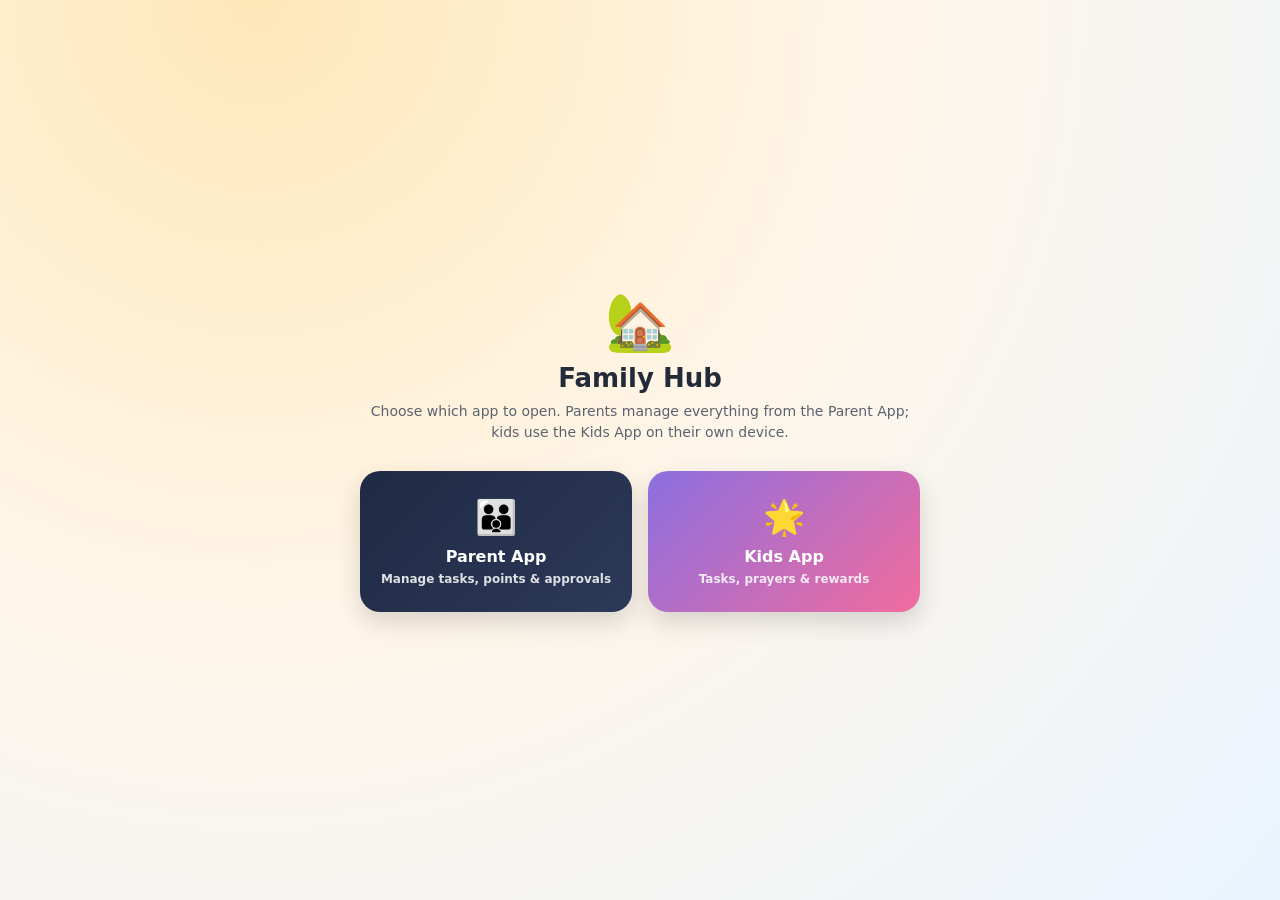
<file: index.html>
<!DOCTYPE html>
<html lang="en">
<head>
<meta charset="UTF-8" />
<meta name="viewport" content="width=device-width, initial-scale=1" />
<title>Family Hub</title>
<style>
  :root { --navy: #1F2A44; --marigold: #F2A93B; --grape: #8C6FE0; --pink: #F16C9E; }
  * { box-sizing: border-box; }
  html, body { margin: 0; height: 100%; font-family: -apple-system, "Segoe UI", Roboto, system-ui, sans-serif; }
  body {
    display: flex; align-items: center; justify-content: center; min-height: 100vh; padding: 24px;
    background: radial-gradient(circle at 20% 0%, #FFE7B8 0%, #FFF6E9 45%, #EAF4FF 100%); color: #232B3A;
  }
  .wrap { max-width: 560px; text-align: center; }
  .mark { font-size: 56px; margin-bottom: 8px; }
  h1 { font-size: 26px; font-weight: 800; margin: 0 0 8px; }
  p { color: #5B6270; font-size: 14px; margin: 0 0 28px; line-height: 1.5; }
  .cards { display: flex; gap: 16px; flex-wrap: wrap; justify-content: center; }
  a.card {
    flex: 1; min-width: 200px; text-decoration: none; color: #fff; border-radius: 20px; padding: 26px 20px;
    font-weight: 800; font-size: 16px; box-shadow: 0 10px 26px rgba(0,0,0,0.15); display: block;
  }
  a.card .emoji { font-size: 34px; display: block; margin-bottom: 10px; }
  a.card.parent { background: linear-gradient(135deg, var(--navy), #2C3958); }
  a.card.kids { background: linear-gradient(135deg, var(--grape), var(--pink)); }
  a.card .sub { display: block; font-size: 12px; font-weight: 600; opacity: 0.85; margin-top: 6px; }
</style>
</head>
<body>
  <div class="wrap">
    <div class="mark">🏡</div>
    <h1>Family Hub</h1>
    <p>Choose which app to open. Parents manage everything from the Parent App; kids use the Kids App on their own device.</p>
    <div class="cards">
      <a class="card parent" href="parent-app/">
        <span class="emoji">👪</span>Parent App<span class="sub">Manage tasks, points &amp; approvals</span>
      </a>
      <a class="card kids" href="kids-app/">
        <span class="emoji">🌟</span>Kids App<span class="sub">Tasks, prayers &amp; rewards</span>
      </a>
    </div>
  </div>
</body>
</html>
</file>
